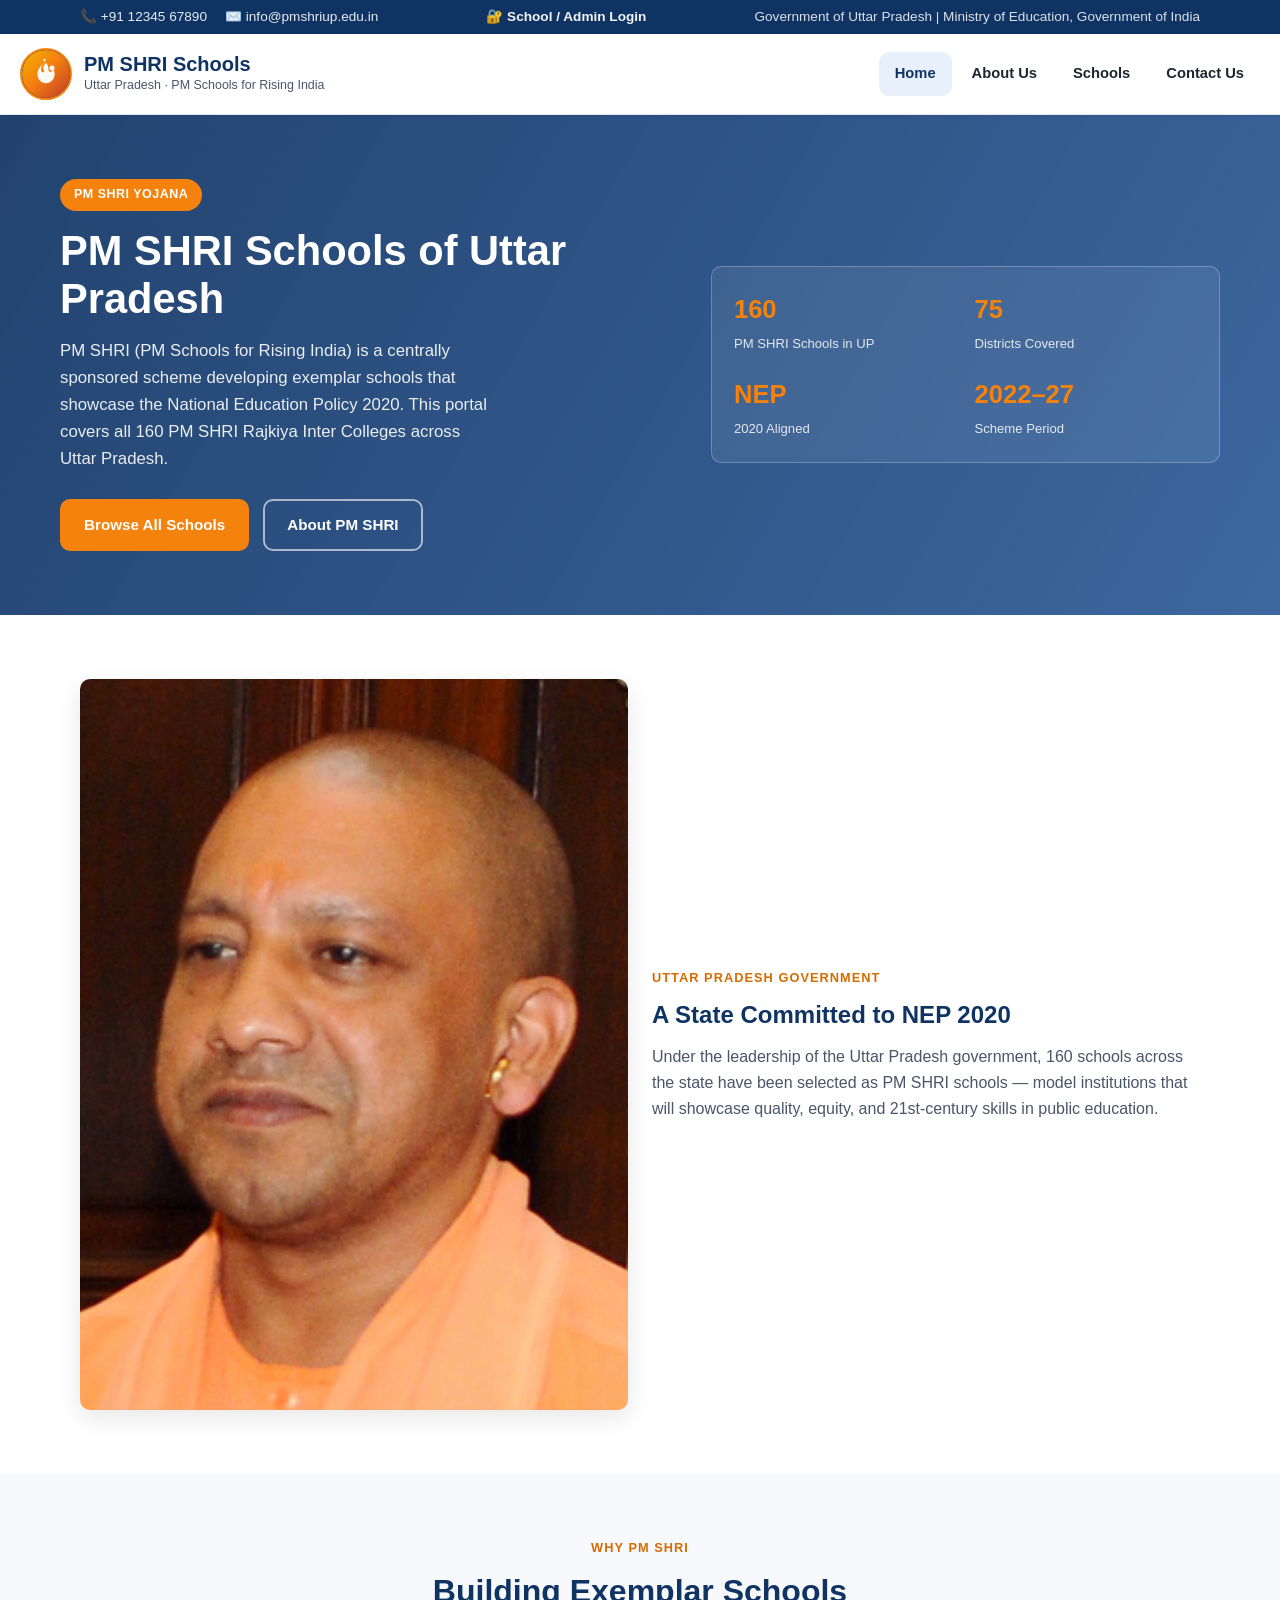
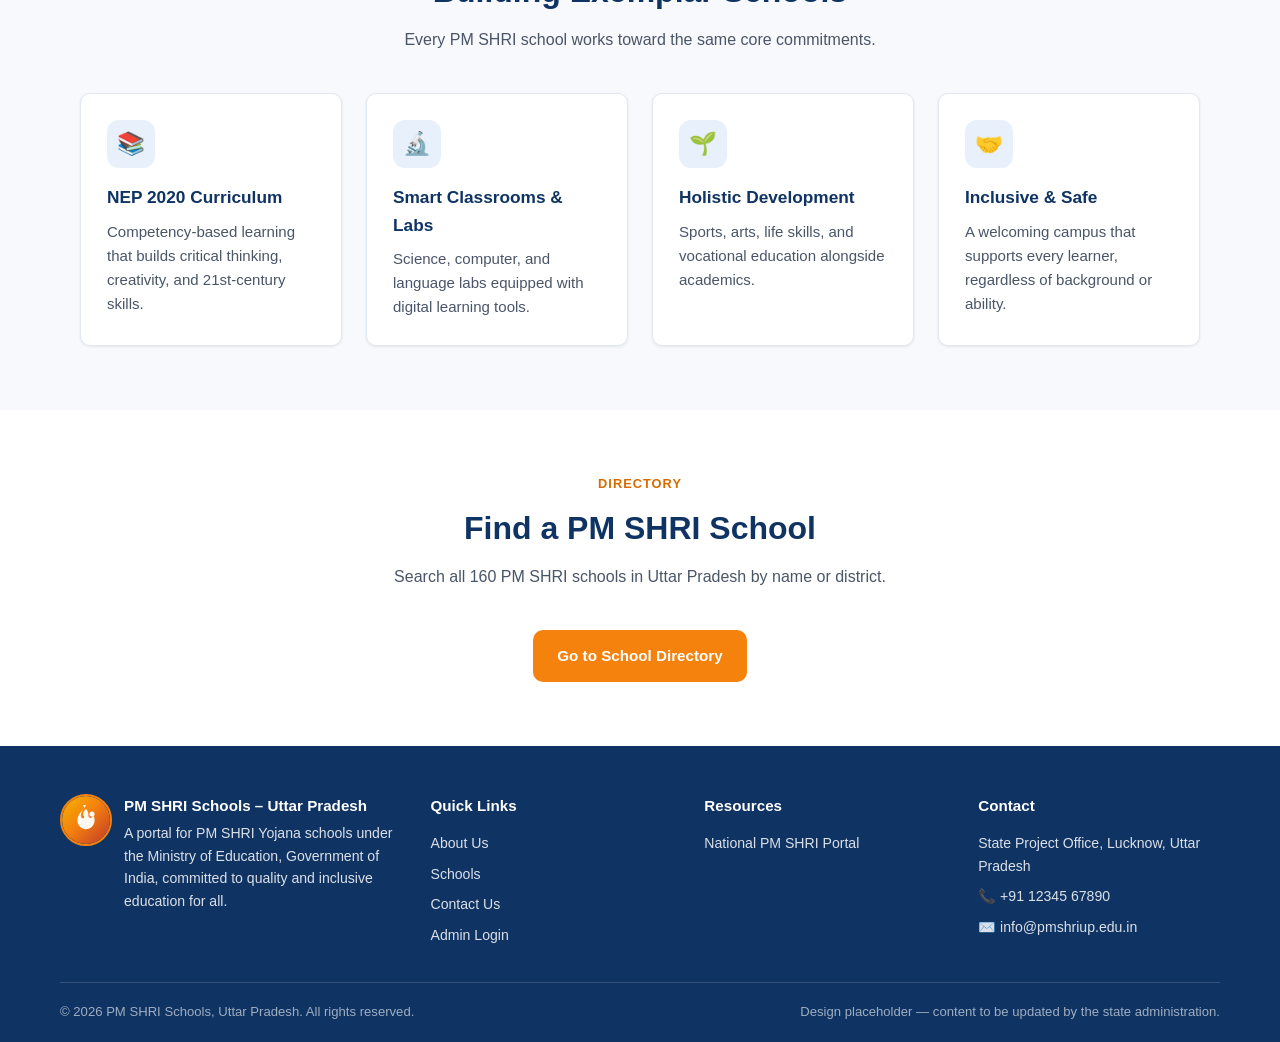
<file: index.html>
<!DOCTYPE html>
<html lang="en">
<head>
<meta charset="UTF-8">
<meta name="viewport" content="width=device-width, initial-scale=1.0">
<title>PM SHRI Schools | Uttar Pradesh</title>
<meta name="description" content="Official portal for PM SHRI Schools (PM Schools for Rising India) in Uttar Pradesh — find schools, view details, and access administration login.">
<link rel="stylesheet" href="css/style.css">
<link rel="icon" type="image/svg+xml" href="assets/emblem.svg">
</head>
<body>

<div class="topbar">
  <div class="container">
    <div class="topbar-contact">
      <a href="tel:+911234567890">📞 +91 12345 67890</a>
      <a href="mailto:info@pmshriup.edu.in">✉️ info@pmshriup.edu.in</a>
    </div>
    <div class="topbar-actions">
      <a href="admin.html">🔐 School / Admin Login</a>
    </div>
    <div class="topbar-scheme">Government of Uttar Pradesh | Ministry of Education, Government of India</div>
  </div>
</div>

<header class="site-header">
  <div class="header-inner">
    <a href="index.html" class="brand">
      <div class="brand-emblem" aria-hidden="true"><img src="assets/emblem.svg" alt="PM SHRI emblem"></div>
      <div class="brand-text">
        <h1>PM SHRI Schools</h1>
        <p>Uttar Pradesh &middot; PM Schools for Rising India</p>
      </div>
    </a>
    <button class="nav-toggle" aria-label="Toggle navigation menu" aria-expanded="false">
      <span></span><span></span><span></span>
    </button>
    <nav class="main-nav" aria-label="Primary">
      <ul>
        <li><a href="index.html" aria-current="page">Home</a></li>
        <li><a href="about.html">About Us</a></li>
        <li><a href="schools.html">Schools</a></li>
        <li><a href="contact.html">Contact Us</a></li>
      </ul>
    </nav>
  </div>
</header>

<main>

  <section class="hero">
    <div class="hero-inner">
      <div>
        <span class="hero-badge">PM SHRI Yojana</span>
        <h2>PM SHRI Schools of Uttar Pradesh</h2>
        <p>PM SHRI (PM Schools for Rising India) is a centrally sponsored scheme developing exemplar schools that showcase the National Education Policy 2020. This portal covers all 160 PM SHRI Rajkiya Inter Colleges across Uttar Pradesh.</p>
        <div class="hero-actions">
          <a href="schools.html" class="btn btn-accent">Browse All Schools</a>
          <a href="about.html" class="btn btn-ghost">About PM SHRI</a>
        </div>
      </div>
      <div class="hero-stats">
        <div><strong>160</strong><span>PM SHRI Schools in UP</span></div>
        <div><strong>75</strong><span>Districts Covered</span></div>
        <div><strong>NEP</strong><span>2020 Aligned</span></div>
        <div><strong>2022&ndash;27</strong><span>Scheme Period</span></div>
      </div>
    </div>
  </section>

  <section class="section">
    <div class="container">
      <div class="grid grid-2" style="align-items:center;">
        <div style="border-radius:var(--radius); overflow:hidden; box-shadow:var(--shadow-md);">
          <img src="assets/sample-photos/cm-hero.jpg" alt="Uttar Pradesh Chief Minister" style="width:100%; display:block;">
        </div>
        <div>
          <div class="section-eyebrow">Uttar Pradesh Government</div>
          <h2 style="color:var(--color-primary-dark); font-size:1.5rem; margin-bottom:10px;">A State Committed to NEP 2020</h2>
          <p style="color:var(--color-ink-soft);">Under the leadership of the Uttar Pradesh government, 160 schools across the state have been selected as PM SHRI schools — model institutions that will showcase quality, equity, and 21st-century skills in public education.</p>
        </div>
      </div>
    </div>
  </section>

  <section class="section section-alt">
    <div class="container">
      <div class="section-head">
        <div class="section-eyebrow">Why PM SHRI</div>
        <h2>Building Exemplar Schools</h2>
        <p>Every PM SHRI school works toward the same core commitments.</p>
      </div>
      <div class="grid grid-4">
        <div class="card">
          <div class="card-icon">📚</div>
          <h3>NEP 2020 Curriculum</h3>
          <p>Competency-based learning that builds critical thinking, creativity, and 21st-century skills.</p>
        </div>
        <div class="card">
          <div class="card-icon">🔬</div>
          <h3>Smart Classrooms &amp; Labs</h3>
          <p>Science, computer, and language labs equipped with digital learning tools.</p>
        </div>
        <div class="card">
          <div class="card-icon">🌱</div>
          <h3>Holistic Development</h3>
          <p>Sports, arts, life skills, and vocational education alongside academics.</p>
        </div>
        <div class="card">
          <div class="card-icon">🤝</div>
          <h3>Inclusive &amp; Safe</h3>
          <p>A welcoming campus that supports every learner, regardless of background or ability.</p>
        </div>
      </div>
    </div>
  </section>

  <section class="section">
    <div class="container">
      <div class="section-head">
        <div class="section-eyebrow">Directory</div>
        <h2>Find a PM SHRI School</h2>
        <p>Search all 160 PM SHRI schools in Uttar Pradesh by name or district.</p>
      </div>
      <div style="text-align:center;">
        <a href="schools.html" class="btn btn-accent">Go to School Directory</a>
      </div>
    </div>
  </section>

</main>

<footer class="site-footer">
  <div class="footer-grid">
    <div>
      <div class="footer-brand">
        <div class="brand-emblem" aria-hidden="true"><img src="assets/emblem.svg" alt="PM SHRI emblem"></div>
        <div>
          <h4 style="margin-bottom:4px;">PM SHRI Schools &ndash; Uttar Pradesh</h4>
          <p>A portal for PM SHRI Yojana schools under the Ministry of Education, Government of India, committed to quality and inclusive education for all.</p>
        </div>
      </div>
    </div>
    <div>
      <h4>Quick Links</h4>
      <ul>
        <li><a href="about.html">About Us</a></li>
        <li><a href="schools.html">Schools</a></li>
        <li><a href="contact.html">Contact Us</a></li>
        <li><a href="admin.html">Admin Login</a></li>
      </ul>
    </div>
    <div>
      <h4>Resources</h4>
      <ul>
        <li><a href="https://pmshrischools.education.gov.in/" target="_blank" rel="noopener">National PM SHRI Portal</a></li>
      </ul>
    </div>
    <div>
      <h4>Contact</h4>
      <p>State Project Office, Lucknow, Uttar Pradesh</p>
      <p>📞 +91 12345 67890</p>
      <p>✉️ info@pmshriup.edu.in</p>
    </div>
  </div>
  <div class="footer-bottom">
    <p>&copy; <span id="current-year"></span> PM SHRI Schools, Uttar Pradesh. All rights reserved.</p>
    <p>Design placeholder &mdash; content to be updated by the state administration.</p>
  </div>
</footer>

<script src="js/script.js"></script>
</body>
</html>
</file>
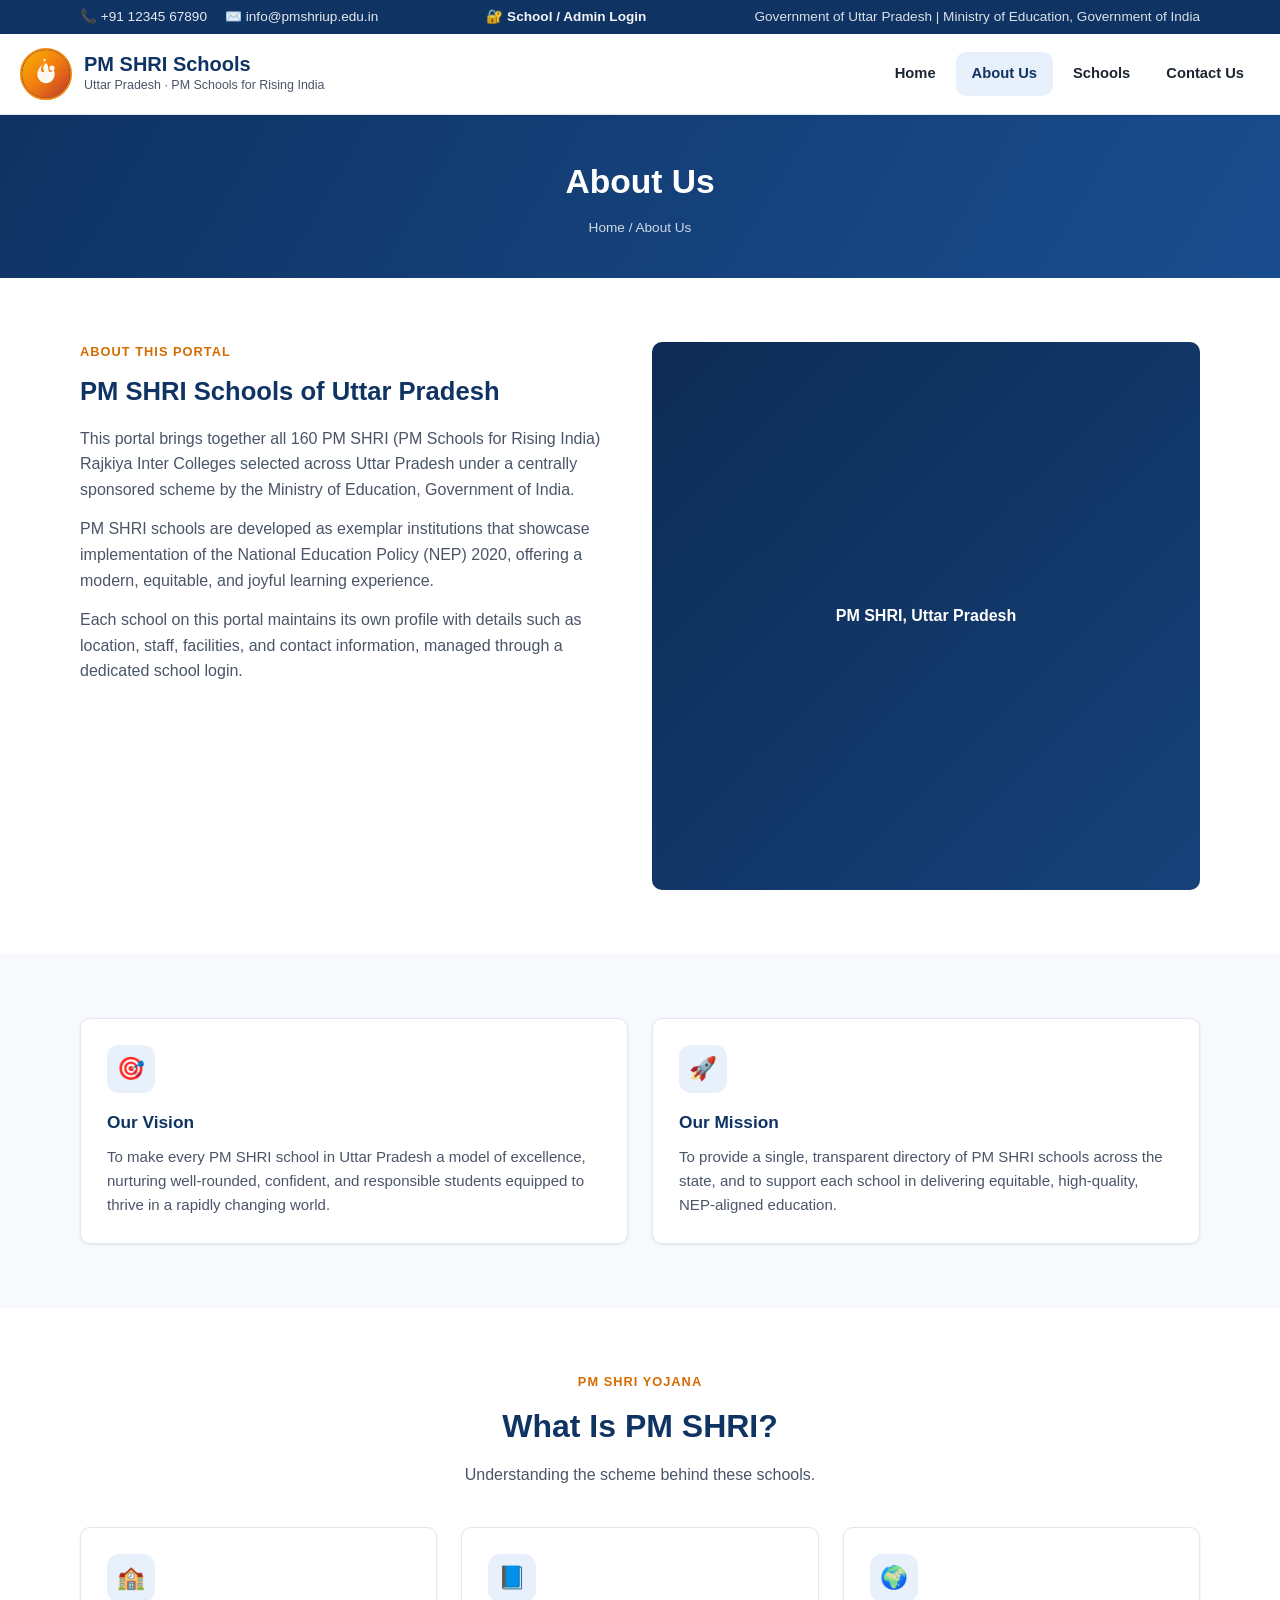
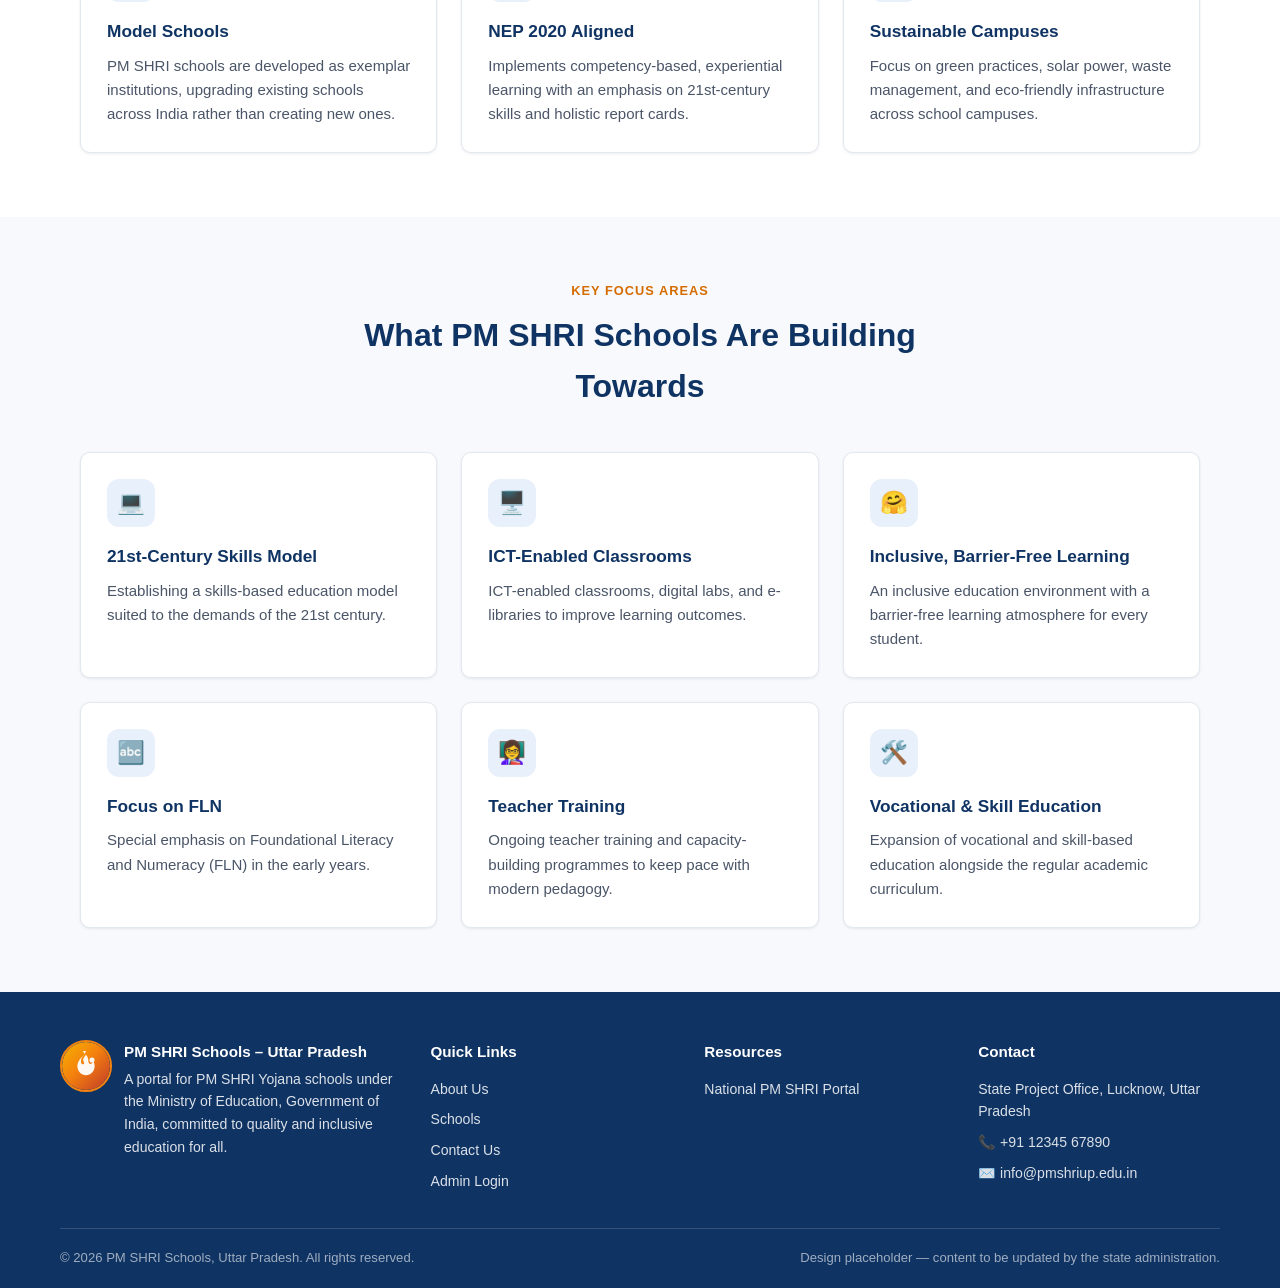
<file: about.html>
<!DOCTYPE html>
<html lang="en">
<head>
<meta charset="UTF-8">
<meta name="viewport" content="width=device-width, initial-scale=1.0">
<title>About Us | PM SHRI Schools, Uttar Pradesh</title>
<meta name="description" content="About the PM SHRI Yojana and this portal for PM SHRI Schools in Uttar Pradesh.">
<link rel="stylesheet" href="css/style.css">
<link rel="icon" type="image/svg+xml" href="assets/emblem.svg">
</head>
<body>

<div class="topbar">
  <div class="container">
    <div class="topbar-contact">
      <a href="tel:+911234567890">📞 +91 12345 67890</a>
      <a href="mailto:info@pmshriup.edu.in">✉️ info@pmshriup.edu.in</a>
    </div>
    <div class="topbar-actions">
      <a href="admin.html">🔐 School / Admin Login</a>
    </div>
    <div class="topbar-scheme">Government of Uttar Pradesh | Ministry of Education, Government of India</div>
  </div>
</div>

<header class="site-header">
  <div class="header-inner">
    <a href="index.html" class="brand">
      <div class="brand-emblem" aria-hidden="true"><img src="assets/emblem.svg" alt="PM SHRI emblem"></div>
      <div class="brand-text">
        <h1>PM SHRI Schools</h1>
        <p>Uttar Pradesh &middot; PM Schools for Rising India</p>
      </div>
    </a>
    <button class="nav-toggle" aria-label="Toggle navigation menu" aria-expanded="false">
      <span></span><span></span><span></span>
    </button>
    <nav class="main-nav" aria-label="Primary">
      <ul>
        <li><a href="index.html">Home</a></li>
        <li><a href="about.html" aria-current="page">About Us</a></li>
        <li><a href="schools.html">Schools</a></li>
        <li><a href="contact.html">Contact Us</a></li>
      </ul>
    </nav>
  </div>
</header>

<div class="page-banner">
  <h1>About Us</h1>
  <p class="breadcrumb"><a href="index.html">Home</a> / About Us</p>
</div>

<main>

  <section class="section">
    <div class="container">
      <div class="grid grid-2">
        <div>
          <div class="section-eyebrow">About This Portal</div>
          <h2 style="color:var(--color-primary-dark); font-size:1.6rem; margin-bottom:14px;">PM SHRI Schools of Uttar Pradesh</h2>
          <p style="color:var(--color-ink-soft); margin-bottom:14px;">This portal brings together all 160 PM SHRI (PM Schools for Rising India) Rajkiya Inter Colleges selected across Uttar Pradesh under a centrally sponsored scheme by the Ministry of Education, Government of India.</p>
          <p style="color:var(--color-ink-soft); margin-bottom:14px;">PM SHRI schools are developed as exemplar institutions that showcase implementation of the National Education Policy (NEP) 2020, offering a modern, equitable, and joyful learning experience.</p>
          <p style="color:var(--color-ink-soft);">Each school on this portal maintains its own profile with details such as location, staff, facilities, and contact information, managed through a dedicated school login.</p>
        </div>
        <div class="gallery-tile g3" style="aspect-ratio:1/1;"><span>PM SHRI, Uttar Pradesh</span></div>
      </div>
    </div>
  </section>

  <section class="section section-alt">
    <div class="container">
      <div class="grid grid-2">
        <div class="card">
          <div class="card-icon">🎯</div>
          <h3>Our Vision</h3>
          <p>To make every PM SHRI school in Uttar Pradesh a model of excellence, nurturing well-rounded, confident, and responsible students equipped to thrive in a rapidly changing world.</p>
        </div>
        <div class="card">
          <div class="card-icon">🚀</div>
          <h3>Our Mission</h3>
          <p>To provide a single, transparent directory of PM SHRI schools across the state, and to support each school in delivering equitable, high-quality, NEP-aligned education.</p>
        </div>
      </div>
    </div>
  </section>

  <section class="section">
    <div class="container">
      <div class="section-head">
        <div class="section-eyebrow">PM SHRI Yojana</div>
        <h2>What Is PM SHRI?</h2>
        <p>Understanding the scheme behind these schools.</p>
      </div>
      <div class="grid grid-3">
        <div class="card">
          <div class="card-icon">🏫</div>
          <h3>Model Schools</h3>
          <p>PM SHRI schools are developed as exemplar institutions, upgrading existing schools across India rather than creating new ones.</p>
        </div>
        <div class="card">
          <div class="card-icon">📘</div>
          <h3>NEP 2020 Aligned</h3>
          <p>Implements competency-based, experiential learning with an emphasis on 21st-century skills and holistic report cards.</p>
        </div>
        <div class="card">
          <div class="card-icon">🌍</div>
          <h3>Sustainable Campuses</h3>
          <p>Focus on green practices, solar power, waste management, and eco-friendly infrastructure across school campuses.</p>
        </div>
      </div>
    </div>
  </section>

  <section class="section section-alt">
    <div class="container">
      <div class="section-head">
        <div class="section-eyebrow">Key Focus Areas</div>
        <h2>What PM SHRI Schools Are Building Towards</h2>
      </div>
      <div class="grid grid-3">
        <div class="card">
          <div class="card-icon">💻</div>
          <h3>21st-Century Skills Model</h3>
          <p>Establishing a skills-based education model suited to the demands of the 21st century.</p>
        </div>
        <div class="card">
          <div class="card-icon">🖥️</div>
          <h3>ICT-Enabled Classrooms</h3>
          <p>ICT-enabled classrooms, digital labs, and e-libraries to improve learning outcomes.</p>
        </div>
        <div class="card">
          <div class="card-icon">🤗</div>
          <h3>Inclusive, Barrier-Free Learning</h3>
          <p>An inclusive education environment with a barrier-free learning atmosphere for every student.</p>
        </div>
        <div class="card">
          <div class="card-icon">🔤</div>
          <h3>Focus on FLN</h3>
          <p>Special emphasis on Foundational Literacy and Numeracy (FLN) in the early years.</p>
        </div>
        <div class="card">
          <div class="card-icon">👩‍🏫</div>
          <h3>Teacher Training</h3>
          <p>Ongoing teacher training and capacity-building programmes to keep pace with modern pedagogy.</p>
        </div>
        <div class="card">
          <div class="card-icon">🛠️</div>
          <h3>Vocational &amp; Skill Education</h3>
          <p>Expansion of vocational and skill-based education alongside the regular academic curriculum.</p>
        </div>
      </div>
    </div>
  </section>

</main>

<footer class="site-footer">
  <div class="footer-grid">
    <div>
      <div class="footer-brand">
        <div class="brand-emblem" aria-hidden="true"><img src="assets/emblem.svg" alt="PM SHRI emblem"></div>
        <div>
          <h4 style="margin-bottom:4px;">PM SHRI Schools &ndash; Uttar Pradesh</h4>
          <p>A portal for PM SHRI Yojana schools under the Ministry of Education, Government of India, committed to quality and inclusive education for all.</p>
        </div>
      </div>
    </div>
    <div>
      <h4>Quick Links</h4>
      <ul>
        <li><a href="about.html">About Us</a></li>
        <li><a href="schools.html">Schools</a></li>
        <li><a href="contact.html">Contact Us</a></li>
        <li><a href="admin.html">Admin Login</a></li>
      </ul>
    </div>
    <div>
      <h4>Resources</h4>
      <ul>
        <li><a href="https://pmshrischools.education.gov.in/" target="_blank" rel="noopener">National PM SHRI Portal</a></li>
      </ul>
    </div>
    <div>
      <h4>Contact</h4>
      <p>State Project Office, Lucknow, Uttar Pradesh</p>
      <p>📞 +91 12345 67890</p>
      <p>✉️ info@pmshriup.edu.in</p>
    </div>
  </div>
  <div class="footer-bottom">
    <p>&copy; <span id="current-year"></span> PM SHRI Schools, Uttar Pradesh. All rights reserved.</p>
    <p>Design placeholder &mdash; content to be updated by the state administration.</p>
  </div>
</footer>

<script src="js/script.js"></script>
</body>
</html>
</file>
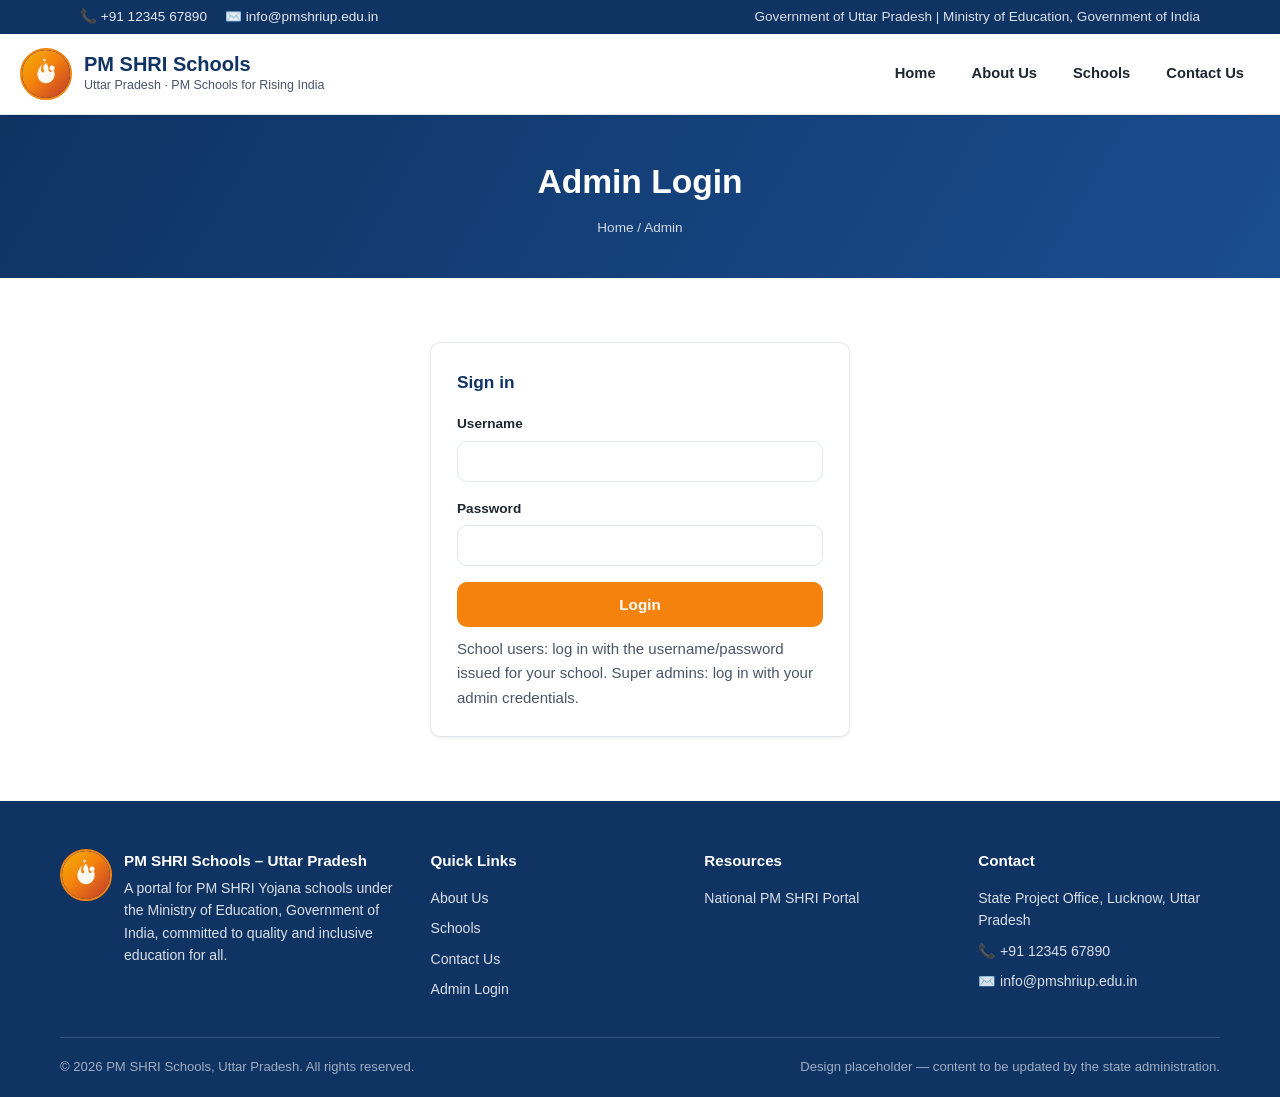
<file: admin.html>
<!DOCTYPE html>
<html lang="en">
<head>
<meta charset="UTF-8">
<meta name="viewport" content="width=device-width, initial-scale=1.0">
<title>Admin Login | PM SHRI Schools, Uttar Pradesh</title>
<meta name="description" content="School and super admin login for managing the PM SHRI Schools, Uttar Pradesh directory.">
<link rel="stylesheet" href="css/style.css">
<link rel="icon" type="image/svg+xml" href="assets/emblem.svg">
</head>
<body>

<div class="topbar">
  <div class="container">
    <div class="topbar-contact">
      <a href="tel:+911234567890">📞 +91 12345 67890</a>
      <a href="mailto:info@pmshriup.edu.in">✉️ info@pmshriup.edu.in</a>
    </div>
    <div class="topbar-scheme">Government of Uttar Pradesh | Ministry of Education, Government of India</div>
  </div>
</div>

<header class="site-header">
  <div class="header-inner">
    <a href="index.html" class="brand">
      <div class="brand-emblem" aria-hidden="true"><img src="assets/emblem.svg" alt="PM SHRI emblem"></div>
      <div class="brand-text">
        <h1>PM SHRI Schools</h1>
        <p>Uttar Pradesh &middot; PM Schools for Rising India</p>
      </div>
    </a>
    <button class="nav-toggle" aria-label="Toggle navigation menu" aria-expanded="false">
      <span></span><span></span><span></span>
    </button>
    <nav class="main-nav" aria-label="Primary">
      <ul>
        <li><a href="index.html">Home</a></li>
        <li><a href="about.html">About Us</a></li>
        <li><a href="schools.html">Schools</a></li>
        <li><a href="contact.html">Contact Us</a></li>
      </ul>
    </nav>
  </div>
</header>

<div class="page-banner">
  <h1>Admin Login</h1>
  <p class="breadcrumb"><a href="index.html">Home</a> / Admin</p>
</div>

<main>
  <section class="section">
    <div class="container">

      <!-- LOGIN -->
      <div id="login-view" style="max-width:420px; margin:0 auto;">
        <div class="card">
          <h3 style="margin-bottom:16px;">Sign in</h3>
          <form id="login-form">
            <div class="form-field">
              <label for="login-username">Username</label>
              <input type="text" id="login-username" required autocomplete="username">
            </div>
            <div class="form-field">
              <label for="login-password">Password</label>
              <input type="password" id="login-password" required autocomplete="current-password">
            </div>
            <button type="submit" class="btn btn-accent" style="width:100%;">Login</button>
            <p id="login-error" class="form-note" style="color:#c0392b;" hidden></p>
          </form>
          <p class="form-note">School users: log in with the username/password issued for your school. Super admins: log in with your admin credentials.</p>
        </div>
      </div>

      <!-- SCHOOL-LEVEL DASHBOARD -->
      <div id="school-view" hidden>
        <div class="section-head" style="text-align:left; margin-bottom:24px;">
          <div class="section-eyebrow">School Login</div>
          <h2 style="margin-bottom:4px;">Update Your School's Information</h2>
          <p>Changes are saved directly to the school directory.</p>
        </div>
        <div id="school-form-container" class="card"></div>
        <button id="school-logout" class="btn btn-ghost" style="margin-top:20px; color:var(--color-primary-dark); border-color:var(--color-border);">Logout</button>
      </div>

      <!-- SUPER ADMIN DASHBOARD -->
      <div id="admin-view" hidden>
        <div class="section-head" style="text-align:left; margin-bottom:24px;">
          <div class="section-eyebrow">Super Admin</div>
          <h2 style="margin-bottom:4px;">Manage All Schools</h2>
          <p>Add, edit, or remove any school in the directory.</p>
        </div>

        <div style="display:flex; justify-content:space-between; align-items:center; margin-bottom:16px; flex-wrap:wrap; gap:10px;">
          <input type="text" id="admin-search" placeholder="Search schools..." style="max-width:320px; padding:10px 14px; border:1px solid var(--color-border); border-radius:var(--radius);">
          <div style="display:flex; gap:10px;">
            <button id="admin-add-btn" class="btn btn-accent">+ Add New School</button>
            <button id="admin-logout" class="btn btn-ghost" style="color:var(--color-primary-dark); border-color:var(--color-border);">Logout</button>
          </div>
        </div>

        <div style="overflow-x:auto;">
          <table id="admin-table" style="width:100%; border-collapse:collapse; background:#fff; border:1px solid var(--color-border); border-radius:var(--radius); overflow:hidden;">
            <thead style="background:var(--color-primary-light);">
              <tr>
                <th style="text-align:left; padding:12px 14px; font-size:0.85rem;">Code</th>
                <th style="text-align:left; padding:12px 14px; font-size:0.85rem;">School Name</th>
                <th style="text-align:left; padding:12px 14px; font-size:0.85rem;">District</th>
                <th style="text-align:left; padding:12px 14px; font-size:0.85rem;">Actions</th>
              </tr>
            </thead>
            <tbody id="admin-table-body"></tbody>
          </table>
        </div>

        <div id="admin-form-modal" style="display:none; position:fixed; inset:0; background:rgba(15,23,42,0.55); z-index:1000; align-items:center; justify-content:center; padding:20px;">
          <div class="card" style="max-width:640px; width:100%; max-height:85vh; overflow-y:auto;">
            <div id="admin-form-container"></div>
          </div>
        </div>
      </div>

    </div>
  </section>
</main>

<footer class="site-footer">
  <div class="footer-grid">
    <div>
      <div class="footer-brand">
        <div class="brand-emblem" aria-hidden="true"><img src="assets/emblem.svg" alt="PM SHRI emblem"></div>
        <div>
          <h4 style="margin-bottom:4px;">PM SHRI Schools &ndash; Uttar Pradesh</h4>
          <p>A portal for PM SHRI Yojana schools under the Ministry of Education, Government of India, committed to quality and inclusive education for all.</p>
        </div>
      </div>
    </div>
    <div>
      <h4>Quick Links</h4>
      <ul>
        <li><a href="about.html">About Us</a></li>
        <li><a href="schools.html">Schools</a></li>
        <li><a href="contact.html">Contact Us</a></li>
        <li><a href="admin.html">Admin Login</a></li>
      </ul>
    </div>
    <div>
      <h4>Resources</h4>
      <ul>
        <li><a href="https://pmshrischools.education.gov.in/" target="_blank" rel="noopener">National PM SHRI Portal</a></li>
      </ul>
    </div>
    <div>
      <h4>Contact</h4>
      <p>State Project Office, Lucknow, Uttar Pradesh</p>
      <p>📞 +91 12345 67890</p>
      <p>✉️ info@pmshriup.edu.in</p>
    </div>
  </div>
  <div class="footer-bottom">
    <p>&copy; <span id="current-year"></span> PM SHRI Schools, Uttar Pradesh. All rights reserved.</p>
    <p>Design placeholder &mdash; content to be updated by the state administration.</p>
  </div>
</footer>

<script src="js/config.js"></script>
<script src="js/admin.js"></script>
<script src="js/script.js"></script>
</body>
</html>
</file>
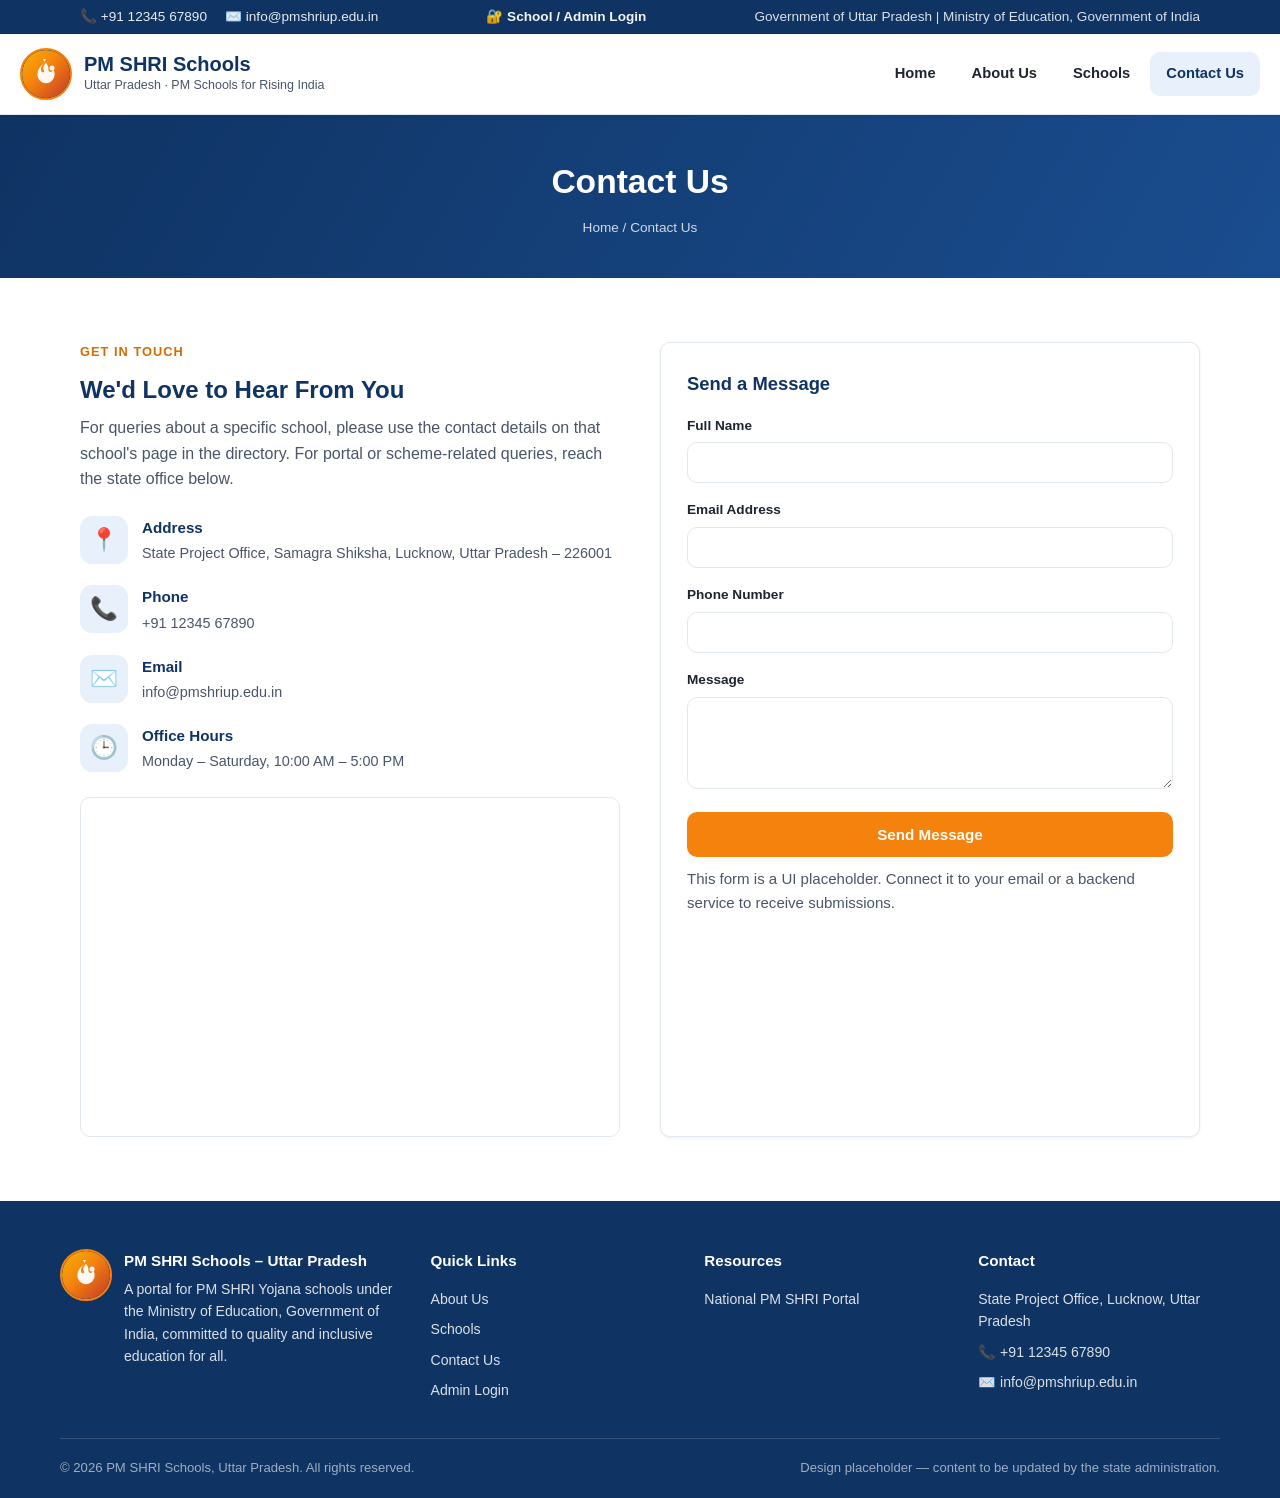
<file: contact.html>
<!DOCTYPE html>
<html lang="en">
<head>
<meta charset="UTF-8">
<meta name="viewport" content="width=device-width, initial-scale=1.0">
<title>Contact Us | PM SHRI Schools, Uttar Pradesh</title>
<meta name="description" content="Get in touch with the PM SHRI Schools, Uttar Pradesh state office.">
<link rel="stylesheet" href="css/style.css">
<link rel="icon" type="image/svg+xml" href="assets/emblem.svg">
</head>
<body>

<div class="topbar">
  <div class="container">
    <div class="topbar-contact">
      <a href="tel:+911234567890">📞 +91 12345 67890</a>
      <a href="mailto:info@pmshriup.edu.in">✉️ info@pmshriup.edu.in</a>
    </div>
    <div class="topbar-actions">
      <a href="admin.html">🔐 School / Admin Login</a>
    </div>
    <div class="topbar-scheme">Government of Uttar Pradesh | Ministry of Education, Government of India</div>
  </div>
</div>

<header class="site-header">
  <div class="header-inner">
    <a href="index.html" class="brand">
      <div class="brand-emblem" aria-hidden="true"><img src="assets/emblem.svg" alt="PM SHRI emblem"></div>
      <div class="brand-text">
        <h1>PM SHRI Schools</h1>
        <p>Uttar Pradesh &middot; PM Schools for Rising India</p>
      </div>
    </a>
    <button class="nav-toggle" aria-label="Toggle navigation menu" aria-expanded="false">
      <span></span><span></span><span></span>
    </button>
    <nav class="main-nav" aria-label="Primary">
      <ul>
        <li><a href="index.html">Home</a></li>
        <li><a href="about.html">About Us</a></li>
        <li><a href="schools.html">Schools</a></li>
        <li><a href="contact.html" aria-current="page">Contact Us</a></li>
      </ul>
    </nav>
  </div>
</header>

<div class="page-banner">
  <h1>Contact Us</h1>
  <p class="breadcrumb"><a href="index.html">Home</a> / Contact Us</p>
</div>

<main>
  <section class="section">
    <div class="container">
      <div class="contact-wrap">
        <div>
          <div class="section-eyebrow">Get in Touch</div>
          <h2 style="color:var(--color-primary-dark); font-size:1.5rem; margin-bottom:6px;">We'd Love to Hear From You</h2>
          <p style="color:var(--color-ink-soft);">For queries about a specific school, please use the contact details on that school's page in the <a href="schools.html">directory</a>. For portal or scheme-related queries, reach the state office below.</p>

          <div class="contact-info-list">
            <div class="contact-info-item">
              <div class="card-icon">📍</div>
              <div>
                <h3>Address</h3>
                <p>State Project Office, Samagra Shiksha, Lucknow, Uttar Pradesh &ndash; 226001</p>
              </div>
            </div>
            <div class="contact-info-item">
              <div class="card-icon">📞</div>
              <div>
                <h3>Phone</h3>
                <p><a href="tel:+911234567890">+91 12345 67890</a></p>
              </div>
            </div>
            <div class="contact-info-item">
              <div class="card-icon">✉️</div>
              <div>
                <h3>Email</h3>
                <p><a href="mailto:info@pmshriup.edu.in">info@pmshriup.edu.in</a></p>
              </div>
            </div>
            <div class="contact-info-item">
              <div class="card-icon">🕒</div>
              <div>
                <h3>Office Hours</h3>
                <p>Monday &ndash; Saturday, 10:00 AM &ndash; 5:00 PM</p>
              </div>
            </div>
          </div>

          <div class="map-embed" style="margin-top:24px;">
            <iframe
              title="Location Map"
              src="https://www.google.com/maps?q=Lucknow%2C%20Uttar%20Pradesh%2C%20India&output=embed"
              loading="lazy"
              referrerpolicy="no-referrer-when-downgrade">
            </iframe>
          </div>
        </div>

        <div class="card">
          <h3 style="margin-bottom:16px; font-size:1.15rem;">Send a Message</h3>
          <form id="contact-form">
            <div class="form-field">
              <label for="name">Full Name</label>
              <input type="text" id="name" name="name" required>
            </div>
            <div class="form-field">
              <label for="email">Email Address</label>
              <input type="email" id="email" name="email" required>
            </div>
            <div class="form-field">
              <label for="phone">Phone Number</label>
              <input type="tel" id="phone" name="phone">
            </div>
            <div class="form-field">
              <label for="message">Message</label>
              <textarea id="message" name="message" rows="4" required></textarea>
            </div>
            <button type="submit" class="btn btn-accent" style="width:100%;">Send Message</button>
            <p id="form-status" class="form-note" hidden></p>
            <p class="form-note">This form is a UI placeholder. Connect it to your email or a backend service to receive submissions.</p>
          </form>
        </div>
      </div>
    </div>
  </section>
</main>

<footer class="site-footer">
  <div class="footer-grid">
    <div>
      <div class="footer-brand">
        <div class="brand-emblem" aria-hidden="true"><img src="assets/emblem.svg" alt="PM SHRI emblem"></div>
        <div>
          <h4 style="margin-bottom:4px;">PM SHRI Schools &ndash; Uttar Pradesh</h4>
          <p>A portal for PM SHRI Yojana schools under the Ministry of Education, Government of India, committed to quality and inclusive education for all.</p>
        </div>
      </div>
    </div>
    <div>
      <h4>Quick Links</h4>
      <ul>
        <li><a href="about.html">About Us</a></li>
        <li><a href="schools.html">Schools</a></li>
        <li><a href="contact.html">Contact Us</a></li>
        <li><a href="admin.html">Admin Login</a></li>
      </ul>
    </div>
    <div>
      <h4>Resources</h4>
      <ul>
        <li><a href="https://pmshrischools.education.gov.in/" target="_blank" rel="noopener">National PM SHRI Portal</a></li>
      </ul>
    </div>
    <div>
      <h4>Contact</h4>
      <p>State Project Office, Lucknow, Uttar Pradesh</p>
      <p>📞 +91 12345 67890</p>
      <p>✉️ info@pmshriup.edu.in</p>
    </div>
  </div>
  <div class="footer-bottom">
    <p>&copy; <span id="current-year"></span> PM SHRI Schools, Uttar Pradesh. All rights reserved.</p>
    <p>Design placeholder &mdash; content to be updated by the state administration.</p>
  </div>
</footer>

<script src="js/script.js"></script>
</body>
</html>
</file>
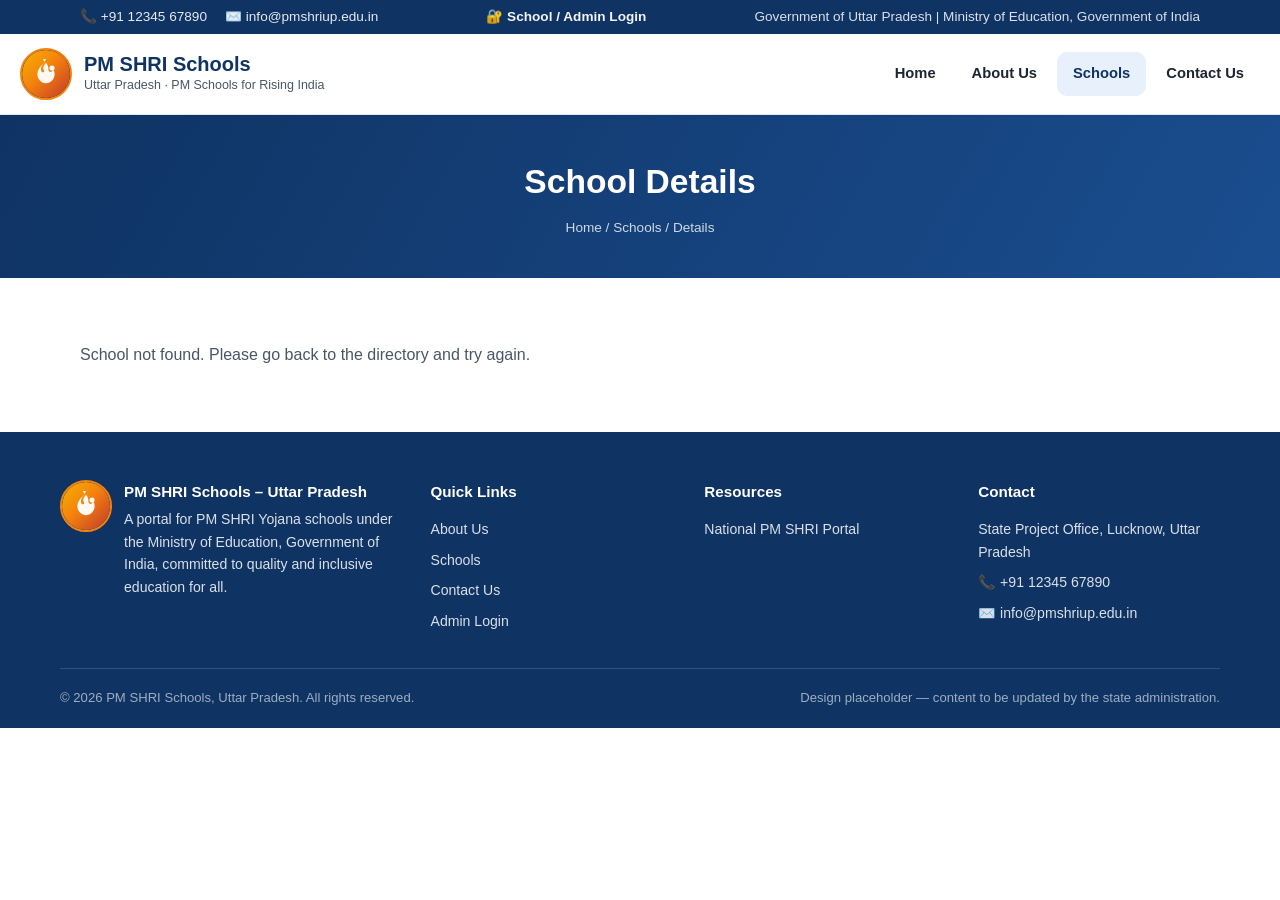
<file: school.html>
<!DOCTYPE html>
<html lang="en">
<head>
<meta charset="UTF-8">
<meta name="viewport" content="width=device-width, initial-scale=1.0">
<title>School Details | PM SHRI Schools, Uttar Pradesh</title>
<meta name="description" content="Full profile of a PM SHRI School in Uttar Pradesh.">
<link rel="stylesheet" href="css/style.css">
<link rel="icon" type="image/svg+xml" href="assets/emblem.svg">
</head>
<body>

<div class="topbar">
  <div class="container">
    <div class="topbar-contact">
      <a href="tel:+911234567890">📞 +91 12345 67890</a>
      <a href="mailto:info@pmshriup.edu.in">✉️ info@pmshriup.edu.in</a>
    </div>
    <div class="topbar-actions">
      <a href="admin.html">🔐 School / Admin Login</a>
    </div>
    <div class="topbar-scheme">Government of Uttar Pradesh | Ministry of Education, Government of India</div>
  </div>
</div>

<header class="site-header">
  <div class="header-inner">
    <a href="index.html" class="brand">
      <div class="brand-emblem" aria-hidden="true"><img src="assets/emblem.svg" alt="PM SHRI emblem"></div>
      <div class="brand-text">
        <h1>PM SHRI Schools</h1>
        <p>Uttar Pradesh &middot; PM Schools for Rising India</p>
      </div>
    </a>
    <button class="nav-toggle" aria-label="Toggle navigation menu" aria-expanded="false">
      <span></span><span></span><span></span>
    </button>
    <nav class="main-nav" aria-label="Primary">
      <ul>
        <li><a href="index.html">Home</a></li>
        <li><a href="about.html">About Us</a></li>
        <li><a href="schools.html" aria-current="page">Schools</a></li>
        <li><a href="contact.html">Contact Us</a></li>
      </ul>
    </nav>
  </div>
</header>

<div class="page-banner">
  <h1 id="banner-title">School Details</h1>
  <p class="breadcrumb"><a href="index.html">Home</a> / <a href="schools.html">Schools</a> / Details</p>
</div>

<main>
  <section class="section">
    <div class="container">
      <div id="school-detail">
        <p style="color:var(--color-ink-soft);">Loading school details&hellip;</p>
      </div>
    </div>
  </section>
</main>

<footer class="site-footer">
  <div class="footer-grid">
    <div>
      <div class="footer-brand">
        <div class="brand-emblem" aria-hidden="true"><img src="assets/emblem.svg" alt="PM SHRI emblem"></div>
        <div>
          <h4 style="margin-bottom:4px;">PM SHRI Schools &ndash; Uttar Pradesh</h4>
          <p>A portal for PM SHRI Yojana schools under the Ministry of Education, Government of India, committed to quality and inclusive education for all.</p>
        </div>
      </div>
    </div>
    <div>
      <h4>Quick Links</h4>
      <ul>
        <li><a href="about.html">About Us</a></li>
        <li><a href="schools.html">Schools</a></li>
        <li><a href="contact.html">Contact Us</a></li>
        <li><a href="admin.html">Admin Login</a></li>
      </ul>
    </div>
    <div>
      <h4>Resources</h4>
      <ul>
        <li><a href="https://pmshrischools.education.gov.in/" target="_blank" rel="noopener">National PM SHRI Portal</a></li>
      </ul>
    </div>
    <div>
      <h4>Contact</h4>
      <p>State Project Office, Lucknow, Uttar Pradesh</p>
      <p>📞 +91 12345 67890</p>
      <p>✉️ info@pmshriup.edu.in</p>
    </div>
  </div>
  <div class="footer-bottom">
    <p>&copy; <span id="current-year"></span> PM SHRI Schools, Uttar Pradesh. All rights reserved.</p>
    <p>Design placeholder &mdash; content to be updated by the state administration.</p>
  </div>
</footer>

<script src="js/config.js"></script>
<script src="js/school-detail.js"></script>
<script src="js/script.js"></script>
</body>
</html>
</file>
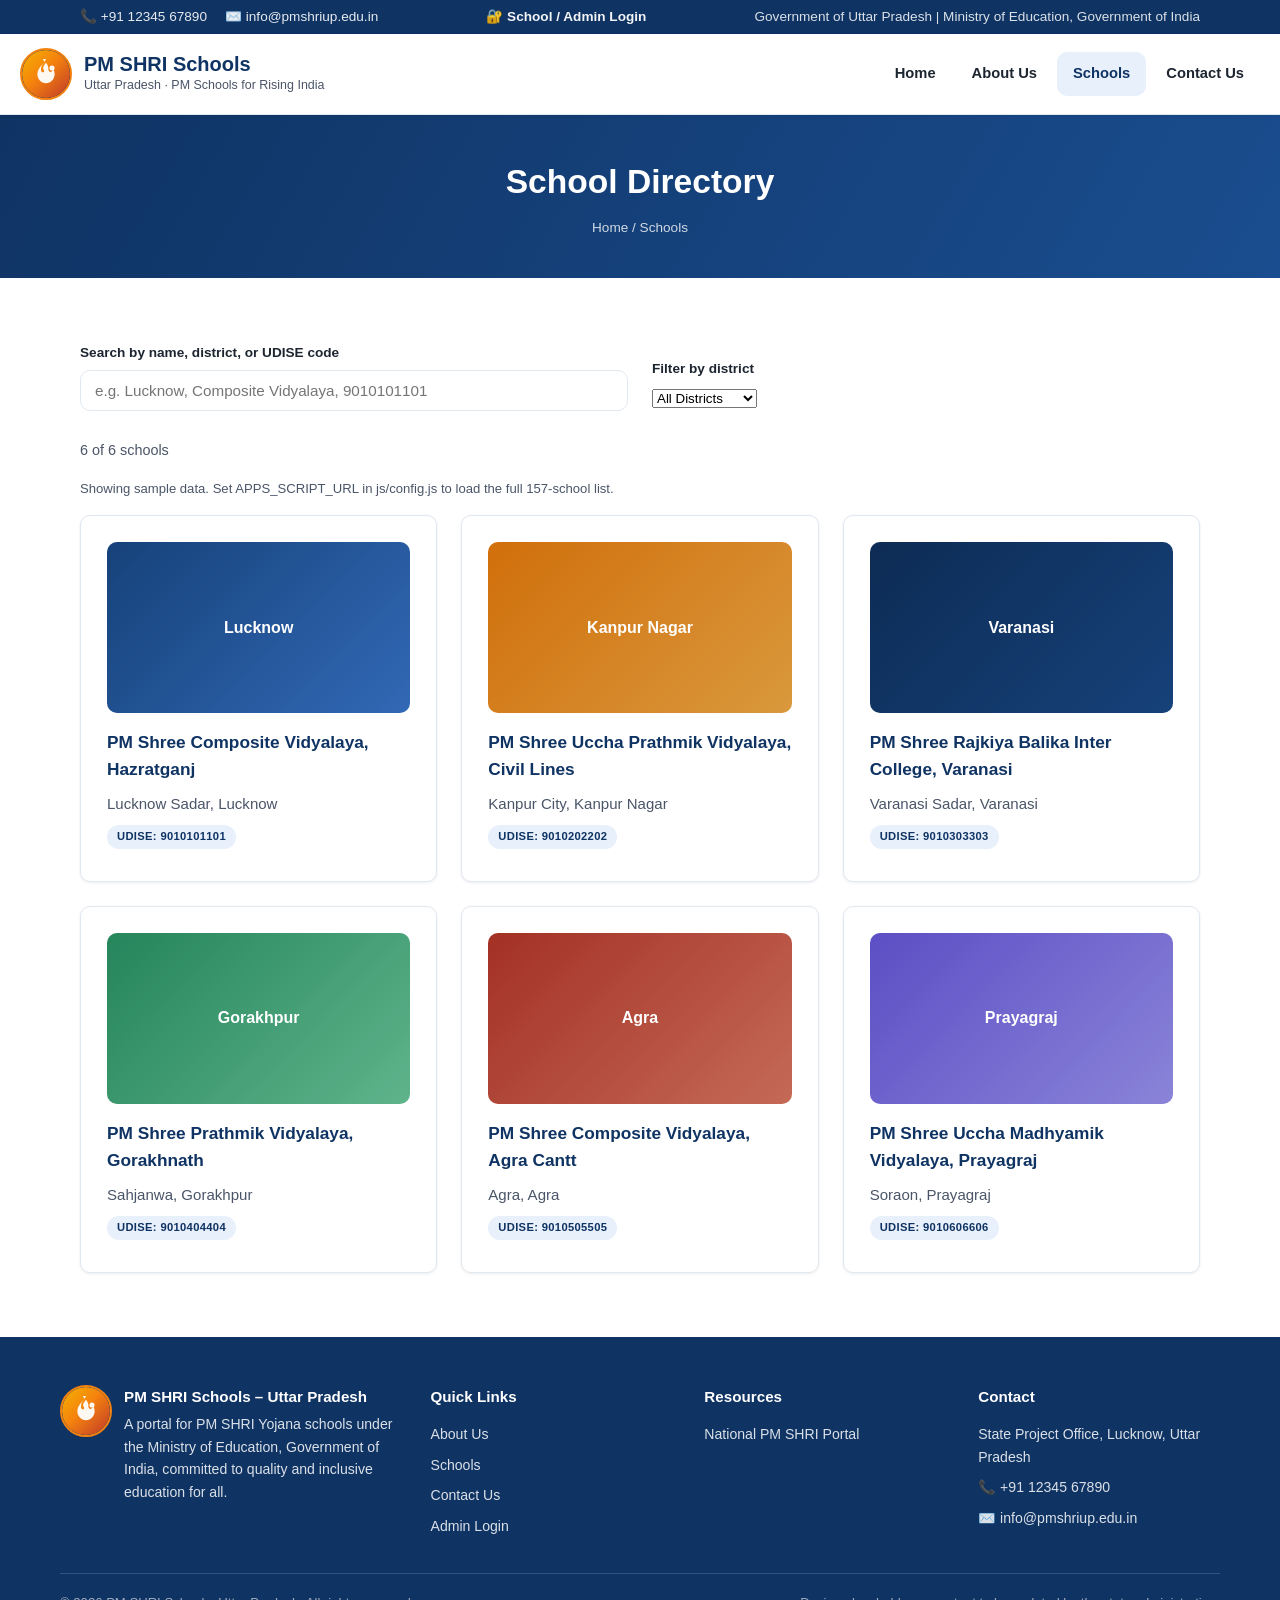
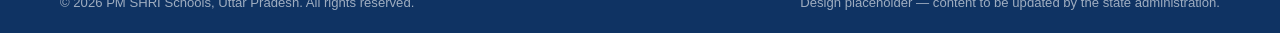
<file: schools.html>
<!DOCTYPE html>
<html lang="en">
<head>
<meta charset="UTF-8">
<meta name="viewport" content="width=device-width, initial-scale=1.0">
<title>School Directory | PM SHRI Schools, Uttar Pradesh</title>
<meta name="description" content="Directory of all 157 PM SHRI Schools in Uttar Pradesh — search by name or district.">
<link rel="stylesheet" href="css/style.css">
<link rel="icon" type="image/svg+xml" href="assets/emblem.svg">
</head>
<body>

<div class="topbar">
  <div class="container">
    <div class="topbar-contact">
      <a href="tel:+911234567890">📞 +91 12345 67890</a>
      <a href="mailto:info@pmshriup.edu.in">✉️ info@pmshriup.edu.in</a>
    </div>
    <div class="topbar-actions">
      <a href="admin.html">🔐 School / Admin Login</a>
    </div>
    <div class="topbar-scheme">Government of Uttar Pradesh | Ministry of Education, Government of India</div>
  </div>
</div>

<header class="site-header">
  <div class="header-inner">
    <a href="index.html" class="brand">
      <div class="brand-emblem" aria-hidden="true"><img src="assets/emblem.svg" alt="PM SHRI emblem"></div>
      <div class="brand-text">
        <h1>PM SHRI Schools</h1>
        <p>Uttar Pradesh &middot; PM Schools for Rising India</p>
      </div>
    </a>
    <button class="nav-toggle" aria-label="Toggle navigation menu" aria-expanded="false">
      <span></span><span></span><span></span>
    </button>
    <nav class="main-nav" aria-label="Primary">
      <ul>
        <li><a href="index.html">Home</a></li>
        <li><a href="about.html">About Us</a></li>
        <li><a href="schools.html" aria-current="page">Schools</a></li>
        <li><a href="contact.html">Contact Us</a></li>
      </ul>
    </nav>
  </div>
</header>

<div class="page-banner">
  <h1>School Directory</h1>
  <p class="breadcrumb"><a href="index.html">Home</a> / Schools</p>
</div>

<main>
  <section class="section">
    <div class="container">

      <div class="grid grid-2" style="margin-bottom:28px; align-items:end;">
        <div class="form-field" style="margin-bottom:0;">
          <label for="school-search">Search by name, district, or UDISE code</label>
          <input type="text" id="school-search" placeholder="e.g. Lucknow, Composite Vidyalaya, 9010101101">
        </div>
        <div class="form-field" style="margin-bottom:0;">
          <label for="district-filter">Filter by district</label>
          <select id="district-filter">
            <option value="">All Districts</option>
          </select>
        </div>
      </div>

      <p id="result-count" style="color:var(--color-ink-soft); font-size:0.9rem; margin-bottom:16px;"></p>
      <p id="load-status" class="form-note" hidden style="margin-bottom:16px;"></p>

      <div id="schools-list" class="grid grid-3"></div>

    </div>
  </section>
</main>

<footer class="site-footer">
  <div class="footer-grid">
    <div>
      <div class="footer-brand">
        <div class="brand-emblem" aria-hidden="true"><img src="assets/emblem.svg" alt="PM SHRI emblem"></div>
        <div>
          <h4 style="margin-bottom:4px;">PM SHRI Schools &ndash; Uttar Pradesh</h4>
          <p>A portal for PM SHRI Yojana schools under the Ministry of Education, Government of India, committed to quality and inclusive education for all.</p>
        </div>
      </div>
    </div>
    <div>
      <h4>Quick Links</h4>
      <ul>
        <li><a href="about.html">About Us</a></li>
        <li><a href="schools.html">Schools</a></li>
        <li><a href="contact.html">Contact Us</a></li>
        <li><a href="admin.html">Admin Login</a></li>
      </ul>
    </div>
    <div>
      <h4>Resources</h4>
      <ul>
        <li><a href="https://pmshrischools.education.gov.in/" target="_blank" rel="noopener">National PM SHRI Portal</a></li>
      </ul>
    </div>
    <div>
      <h4>Contact</h4>
      <p>State Project Office, Lucknow, Uttar Pradesh</p>
      <p>📞 +91 12345 67890</p>
      <p>✉️ info@pmshriup.edu.in</p>
    </div>
  </div>
  <div class="footer-bottom">
    <p>&copy; <span id="current-year"></span> PM SHRI Schools, Uttar Pradesh. All rights reserved.</p>
    <p>Design placeholder &mdash; content to be updated by the state administration.</p>
  </div>
</footer>

<script src="js/config.js"></script>
<script src="js/schools.js"></script>
<script src="js/script.js"></script>
</body>
</html>
</file>
<file: css/style.css>
/* ===== PM Shree School — Design Tokens ===== */
:root {
  --color-primary: #1a4d8f;
  --color-primary-dark: #0f3363;
  --color-primary-light: #e8f0fb;
  --color-accent: #f5820d;
  --color-accent-dark: #d66c00;
  --color-ink: #1c2530;
  --color-ink-soft: #4a5568;
  --color-bg: #ffffff;
  --color-bg-alt: #f7f9fc;
  --color-border: #e2e8f0;
  --radius: 10px;
  --shadow-sm: 0 1px 3px rgba(16, 24, 40, 0.08);
  --shadow-md: 0 8px 24px rgba(16, 24, 40, 0.10);
  --container: 1160px;
  --font: -apple-system, BlinkMacSystemFont, "Segoe UI", Roboto, Helvetica, Arial, sans-serif;
}

* { box-sizing: border-box; margin: 0; padding: 0; }

html { scroll-behavior: smooth; }

body {
  font-family: var(--font);
  color: var(--color-ink);
  background: var(--color-bg);
  line-height: 1.6;
}

img { max-width: 100%; display: block; }

a { color: inherit; text-decoration: none; }

ul { list-style: none; }

.container {
  max-width: var(--container);
  margin: 0 auto;
  padding: 0 20px;
}

.visually-hidden {
  position: absolute;
  width: 1px; height: 1px;
  overflow: hidden;
  clip: rect(0 0 0 0);
  white-space: nowrap;
}

/* ===== Top Info Bar ===== */
.topbar {
  background: var(--color-primary-dark);
  color: #fff;
  font-size: 0.85rem;
}
.topbar .container {
  display: flex;
  justify-content: space-between;
  align-items: center;
  padding-top: 6px;
  padding-bottom: 6px;
  flex-wrap: wrap;
  gap: 6px;
}
.topbar-contact { display: flex; gap: 18px; flex-wrap: wrap; }
.topbar-contact a { opacity: 0.9; }
.topbar-contact a:hover { opacity: 1; text-decoration: underline; }
.topbar-scheme { opacity: 0.85; }

/* ===== Header / Nav ===== */
.site-header {
  background: #fff;
  border-bottom: 1px solid var(--color-border);
  position: sticky;
  top: 0;
  z-index: 100;
  box-shadow: var(--shadow-sm);
}
.header-inner {
  display: flex;
  align-items: center;
  justify-content: space-between;
  padding: 14px 20px;
}
.brand {
  display: flex;
  align-items: center;
  gap: 12px;
}
.brand-emblem {
  width: 52px;
  height: 52px;
  border-radius: 50%;
  background: linear-gradient(135deg, var(--color-primary), var(--color-primary-dark));
  color: #fff;
  display: flex;
  align-items: center;
  justify-content: center;
  font-weight: 700;
  font-size: 1.1rem;
  flex-shrink: 0;
  border: 2px solid var(--color-accent);
  overflow: hidden;
}
.brand-emblem img {
  width: 100%;
  height: 100%;
  object-fit: cover;
}

.topbar-actions {
  display: flex;
  gap: 14px;
  align-items: center;
}
.topbar-actions a {
  opacity: 0.95;
  font-weight: 600;
}
.topbar-actions a:hover { opacity: 1; text-decoration: underline; }
.brand-text h1 {
  font-size: 1.25rem;
  color: var(--color-primary-dark);
  line-height: 1.2;
}
.brand-text p {
  font-size: 0.78rem;
  color: var(--color-ink-soft);
}

.nav-toggle {
  display: none;
  flex-direction: column;
  gap: 5px;
  background: none;
  border: none;
  cursor: pointer;
  padding: 8px;
}
.nav-toggle span {
  width: 26px;
  height: 3px;
  background: var(--color-primary-dark);
  border-radius: 2px;
}

.main-nav ul {
  display: flex;
  gap: 4px;
}
.main-nav a {
  display: block;
  padding: 10px 16px;
  font-weight: 600;
  font-size: 0.92rem;
  color: var(--color-ink);
  border-radius: var(--radius);
  transition: background 0.15s, color 0.15s;
}
.main-nav a:hover,
.main-nav a:focus-visible {
  background: var(--color-primary-light);
  color: var(--color-primary-dark);
}
.main-nav a[aria-current="page"] {
  color: var(--color-primary-dark);
  background: var(--color-primary-light);
}

/* ===== Hero ===== */
.hero {
  background:
    linear-gradient(120deg, rgba(15,51,99,0.92), rgba(26,77,143,0.85)),
    repeating-linear-gradient(45deg, rgba(255,255,255,0.04) 0 10px, transparent 10px 20px);
  color: #fff;
  padding: 64px 20px;
}
.hero-inner {
  max-width: var(--container);
  margin: 0 auto;
  display: grid;
  grid-template-columns: 1.2fr 1fr;
  gap: 40px;
  align-items: center;
}
.hero-badge {
  display: inline-block;
  background: var(--color-accent);
  color: #fff;
  font-size: 0.78rem;
  font-weight: 700;
  letter-spacing: 0.04em;
  text-transform: uppercase;
  padding: 6px 14px;
  border-radius: 999px;
  margin-bottom: 16px;
}
.hero h2 {
  font-size: clamp(1.7rem, 3.4vw, 2.6rem);
  line-height: 1.15;
  margin-bottom: 16px;
}
.hero p {
  font-size: 1.05rem;
  color: rgba(255,255,255,0.9);
  max-width: 46ch;
  margin-bottom: 26px;
}
.hero-actions { display: flex; gap: 14px; flex-wrap: wrap; }

.btn {
  display: inline-block;
  padding: 12px 22px;
  border-radius: var(--radius);
  font-weight: 700;
  font-size: 0.95rem;
  border: 2px solid transparent;
  cursor: pointer;
  transition: transform 0.12s ease, box-shadow 0.12s ease;
}
.btn:hover { transform: translateY(-2px); }
.btn-accent {
  background: var(--color-accent);
  color: #fff;
}
.btn-accent:hover { background: var(--color-accent-dark); }
.btn-ghost {
  background: transparent;
  border-color: rgba(255,255,255,0.6);
  color: #fff;
}
.btn-ghost:hover { background: rgba(255,255,255,0.12); }
.btn-primary {
  background: var(--color-primary);
  color: #fff;
}
.btn-primary:hover { background: var(--color-primary-dark); }

.hero-stats {
  background: rgba(255,255,255,0.08);
  border: 1px solid rgba(255,255,255,0.25);
  border-radius: var(--radius);
  padding: 22px;
  display: grid;
  grid-template-columns: 1fr 1fr;
  gap: 18px;
  backdrop-filter: blur(2px);
}
.hero-stats div strong {
  display: block;
  font-size: 1.6rem;
  color: var(--color-accent);
}
.hero-stats div span {
  font-size: 0.82rem;
  color: rgba(255,255,255,0.85);
}

/* ===== Sections ===== */
.section { padding: 64px 20px; }
.section-alt { background: var(--color-bg-alt); }
.section-head {
  text-align: center;
  max-width: 640px;
  margin: 0 auto 40px;
}
.section-eyebrow {
  color: var(--color-accent-dark);
  font-weight: 700;
  font-size: 0.8rem;
  letter-spacing: 0.08em;
  text-transform: uppercase;
  margin-bottom: 8px;
}
.section-head h2 {
  font-size: clamp(1.5rem, 2.6vw, 2rem);
  color: var(--color-primary-dark);
  margin-bottom: 10px;
}
.section-head p { color: var(--color-ink-soft); }

/* ===== Cards / Grids ===== */
.grid {
  display: grid;
  gap: 24px;
}
.grid-3 { grid-template-columns: repeat(3, 1fr); }
.grid-4 { grid-template-columns: repeat(4, 1fr); }
.grid-2 { grid-template-columns: repeat(2, 1fr); }

.card {
  background: #fff;
  border: 1px solid var(--color-border);
  border-radius: var(--radius);
  padding: 26px;
  box-shadow: var(--shadow-sm);
  transition: box-shadow 0.15s, transform 0.15s;
}
.card:hover { box-shadow: var(--shadow-md); transform: translateY(-3px); }
.card-icon {
  width: 48px;
  height: 48px;
  border-radius: 12px;
  background: var(--color-primary-light);
  color: var(--color-primary-dark);
  display: flex;
  align-items: center;
  justify-content: center;
  font-size: 1.4rem;
  margin-bottom: 16px;
}
.card h3 { font-size: 1.08rem; color: var(--color-primary-dark); margin-bottom: 8px; }
.card p { color: var(--color-ink-soft); font-size: 0.94rem; }

/* ===== Notices ===== */
.notice-list { display: flex; flex-direction: column; gap: 14px; }
.notice-item {
  display: flex;
  gap: 18px;
  align-items: flex-start;
  background: #fff;
  border: 1px solid var(--color-border);
  border-left: 4px solid var(--color-accent);
  border-radius: var(--radius);
  padding: 18px 20px;
  box-shadow: var(--shadow-sm);
}
.notice-date {
  flex-shrink: 0;
  width: 64px;
  text-align: center;
  background: var(--color-primary-light);
  border-radius: 8px;
  padding: 8px 4px;
  color: var(--color-primary-dark);
}
.notice-date strong { display: block; font-size: 1.25rem; line-height: 1; }
.notice-date span { font-size: 0.72rem; text-transform: uppercase; letter-spacing: 0.04em; }
.notice-body h3 { font-size: 1rem; color: var(--color-ink); margin-bottom: 4px; }
.notice-body p { color: var(--color-ink-soft); font-size: 0.9rem; }
.tag {
  display: inline-block;
  font-size: 0.7rem;
  font-weight: 700;
  text-transform: uppercase;
  letter-spacing: 0.03em;
  padding: 3px 10px;
  border-radius: 999px;
  background: var(--color-primary-light);
  color: var(--color-primary-dark);
  margin-bottom: 6px;
}
.tag-urgent { background: #fdecea; color: #c0392b; }

/* ===== Gallery ===== */
.gallery-tile {
  aspect-ratio: 4 / 3;
  border-radius: var(--radius);
  display: flex;
  align-items: center;
  justify-content: center;
  color: #fff;
  font-weight: 700;
  font-size: 1rem;
  text-align: center;
  padding: 14px;
  position: relative;
  overflow: hidden;
}
.gallery-tile span { position: relative; z-index: 1; }
.gallery-tile::after {
  content: "";
  position: absolute; inset: 0;
  background: rgba(0,0,0,0.15);
}
.g1 { background: linear-gradient(135deg,#1a4d8f,#3a7bd5); }
.g2 { background: linear-gradient(135deg,#f5820d,#ffb347); }
.g3 { background: linear-gradient(135deg,#0f3363,#1a4d8f); }
.g4 { background: linear-gradient(135deg,#2c9c6b,#6fd3a3); }
.g5 { background: linear-gradient(135deg,#c0392b,#e77c65); }
.g6 { background: linear-gradient(135deg,#6c5ce7,#a29bfe); }
.g7 { background: linear-gradient(135deg,#00838f,#4fc3c7); }
.g8 { background: linear-gradient(135deg,#8e44ad,#c39bd3); }

/* ===== Staff ===== */
.staff-card { text-align: center; }
.staff-avatar {
  width: 84px; height: 84px;
  border-radius: 50%;
  margin: 0 auto 14px;
  display: flex;
  align-items: center;
  justify-content: center;
  color: #fff;
  font-weight: 700;
  font-size: 1.4rem;
  background: linear-gradient(135deg, var(--color-primary), var(--color-primary-dark));
}
.staff-card h3 { font-size: 1rem; margin-bottom: 2px; }
.staff-role { color: var(--color-accent-dark); font-size: 0.85rem; font-weight: 600; margin-bottom: 8px; }
.staff-card p { font-size: 0.85rem; color: var(--color-ink-soft); }

/* ===== Contact ===== */
.contact-wrap {
  display: grid;
  grid-template-columns: 1fr 1fr;
  gap: 40px;
}
.contact-info-list { display: flex; flex-direction: column; gap: 20px; margin-top: 24px; }
.contact-info-item { display: flex; gap: 14px; }
.contact-info-item .card-icon { margin-bottom: 0; flex-shrink: 0; }
.contact-info-item h3 { font-size: 0.95rem; color: var(--color-primary-dark); margin-bottom: 2px; }
.contact-info-item p { color: var(--color-ink-soft); font-size: 0.9rem; }

.form-field { margin-bottom: 16px; }
.form-field label {
  display: block;
  font-size: 0.85rem;
  font-weight: 600;
  color: var(--color-ink);
  margin-bottom: 6px;
}
.form-field input,
.form-field textarea {
  width: 100%;
  padding: 11px 14px;
  border: 1px solid var(--color-border);
  border-radius: var(--radius);
  font-family: inherit;
  font-size: 0.95rem;
  color: var(--color-ink);
}
.form-field input:focus,
.form-field textarea:focus {
  outline: 2px solid var(--color-primary);
  outline-offset: 1px;
}
.form-note {
  font-size: 0.82rem;
  color: var(--color-ink-soft);
  margin-top: 10px;
}
.map-embed {
  border-radius: var(--radius);
  border: 1px solid var(--color-border);
  overflow: hidden;
  height: 340px;
}
.map-embed iframe { width: 100%; height: 100%; border: 0; }

/* ===== Footer ===== */
.site-footer {
  background: var(--color-primary-dark);
  color: rgba(255,255,255,0.85);
  padding: 48px 20px 20px;
}
.footer-grid {
  display: grid;
  grid-template-columns: 1.4fr 1fr 1fr 1fr;
  gap: 32px;
  max-width: var(--container);
  margin: 0 auto;
  padding-bottom: 28px;
  border-bottom: 1px solid rgba(255,255,255,0.15);
}
.footer-grid h4 {
  color: #fff;
  font-size: 0.95rem;
  margin-bottom: 14px;
}
.footer-grid p, .footer-grid li { font-size: 0.88rem; margin-bottom: 8px; }
.footer-grid a:hover { text-decoration: underline; }
.footer-brand { display: flex; gap: 12px; align-items: flex-start; margin-bottom: 14px; }
.footer-bottom {
  max-width: var(--container);
  margin: 0 auto;
  padding-top: 18px;
  display: flex;
  justify-content: space-between;
  flex-wrap: wrap;
  gap: 8px;
  font-size: 0.82rem;
  color: rgba(255,255,255,0.6);
}

/* ===== Page Banner (interior pages) ===== */
.page-banner {
  background: linear-gradient(120deg, var(--color-primary-dark), var(--color-primary));
  color: #fff;
  padding: 40px 20px;
  text-align: center;
}
.page-banner h1 { font-size: clamp(1.5rem, 3vw, 2.1rem); margin-bottom: 8px; }
.breadcrumb { font-size: 0.85rem; color: rgba(255,255,255,0.8); }
.breadcrumb a:hover { text-decoration: underline; }

/* ===== Responsive ===== */
@media (max-width: 960px) {
  .hero-inner { grid-template-columns: 1fr; }
  .grid-4 { grid-template-columns: repeat(2, 1fr); }
  .grid-3 { grid-template-columns: repeat(2, 1fr); }
  .contact-wrap { grid-template-columns: 1fr; }
  .footer-grid { grid-template-columns: 1fr 1fr; }
}

@media (max-width: 720px) {
  .nav-toggle { display: flex; }
  .main-nav {
    display: none;
    position: absolute;
    top: 100%; left: 0; right: 0;
    background: #fff;
    border-bottom: 1px solid var(--color-border);
    box-shadow: var(--shadow-md);
  }
  .main-nav.open { display: block; }
  .main-nav ul { flex-direction: column; padding: 10px; }
  .main-nav a { padding: 12px 14px; }
  .topbar-scheme { display: none; }
  .grid-4, .grid-3, .grid-2 { grid-template-columns: 1fr; }
  .footer-grid { grid-template-columns: 1fr; }
}
</file>
